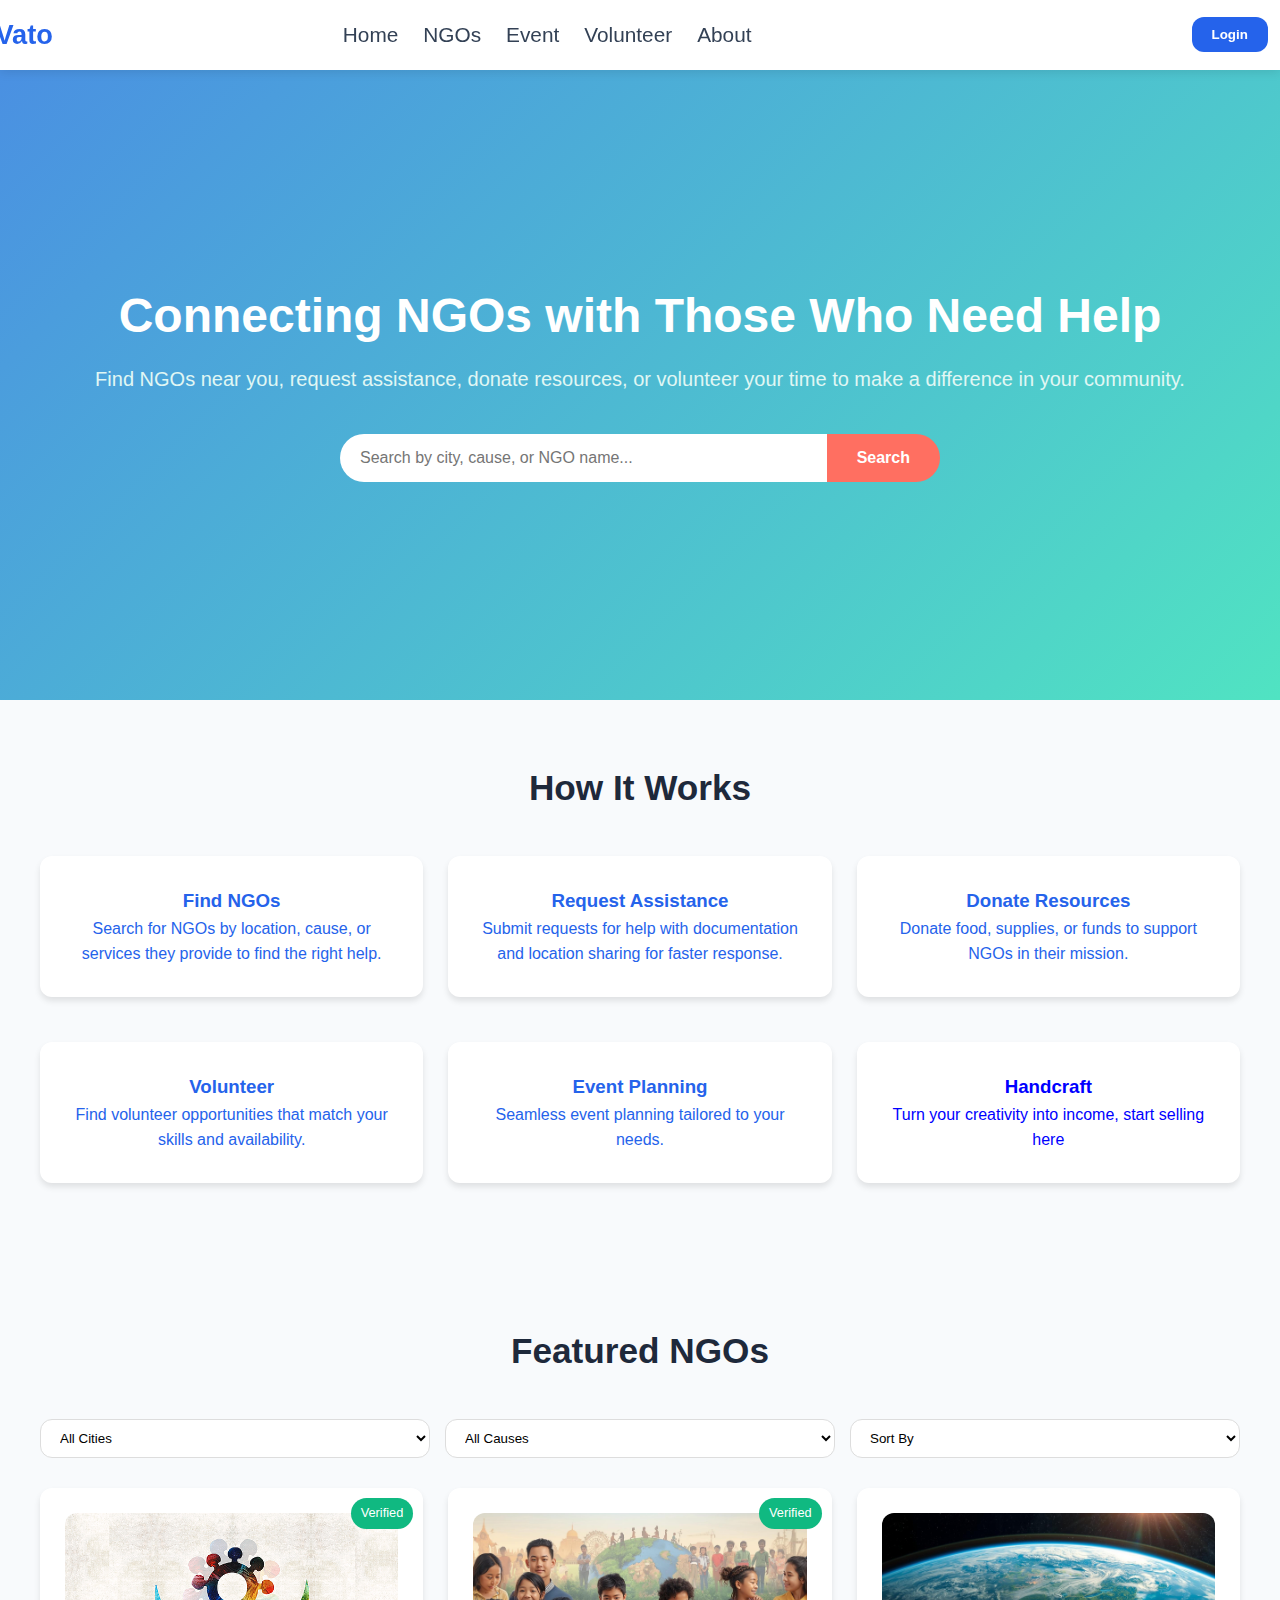
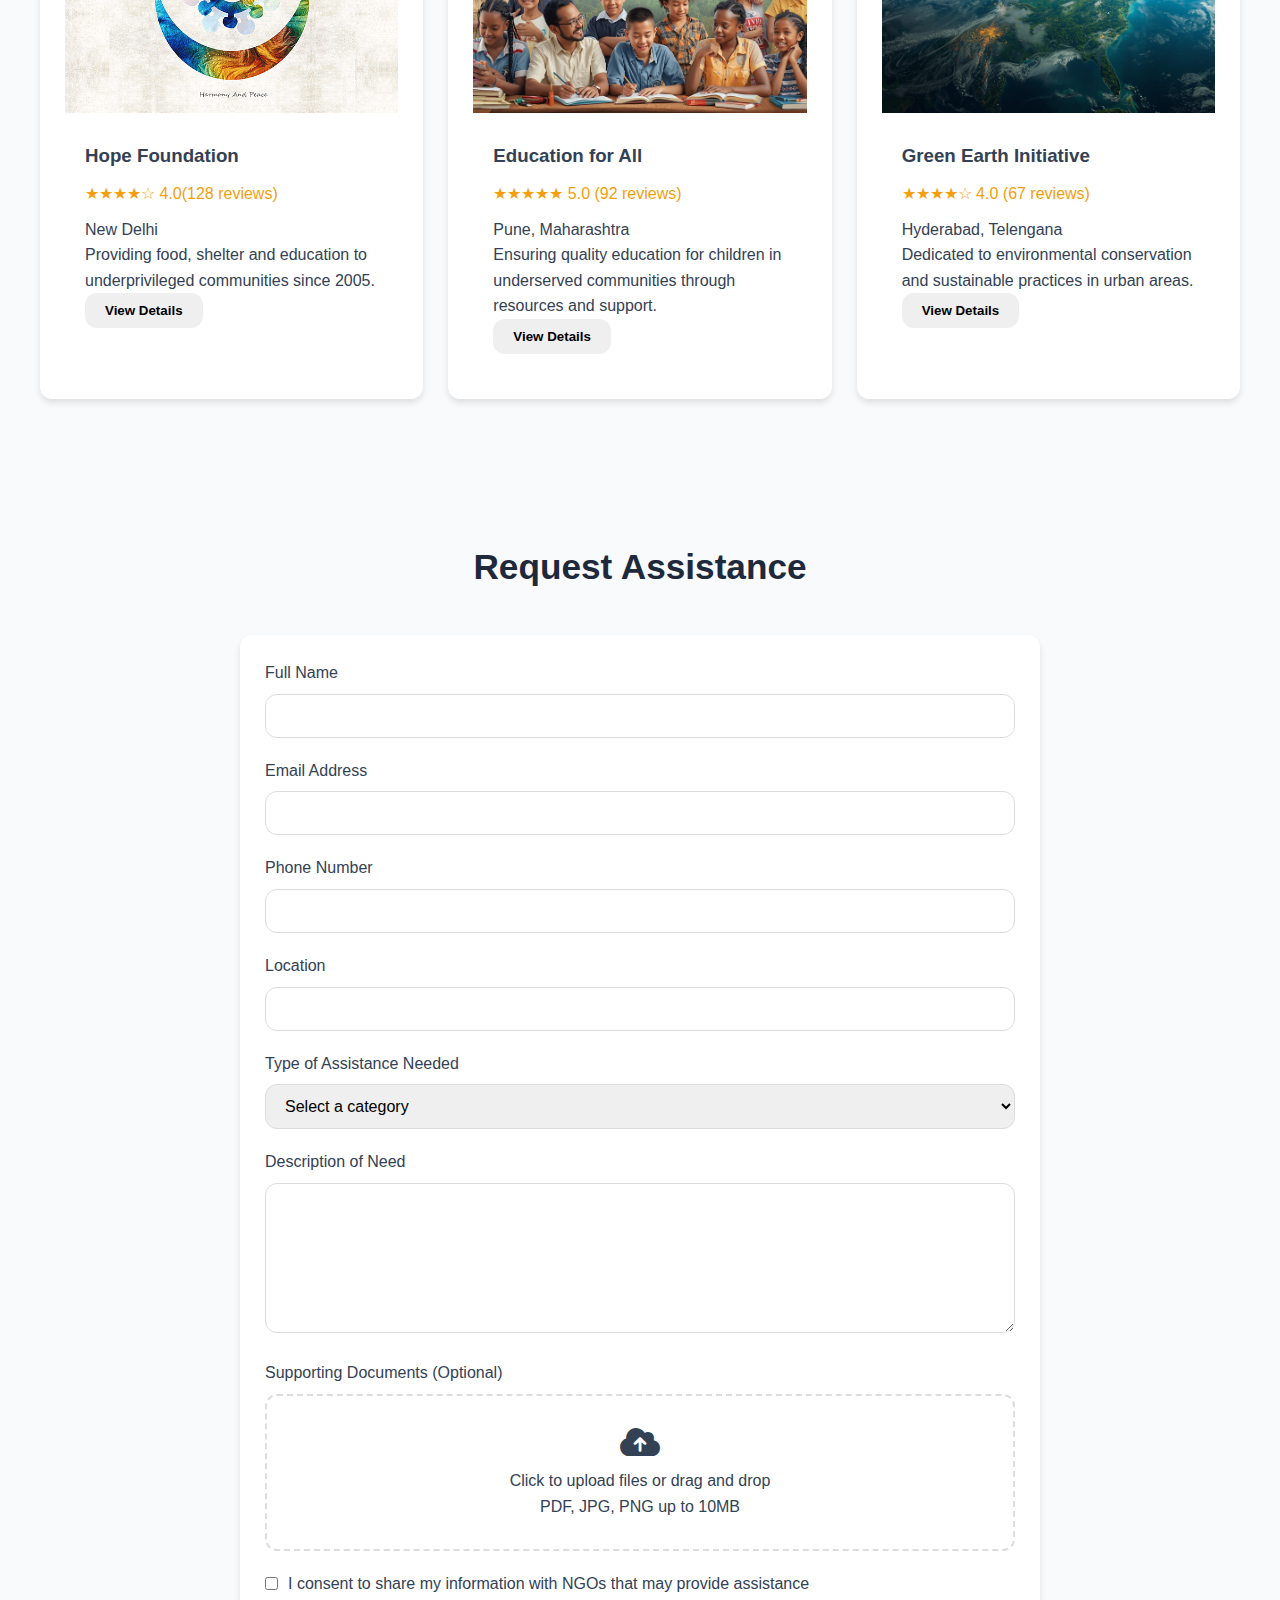
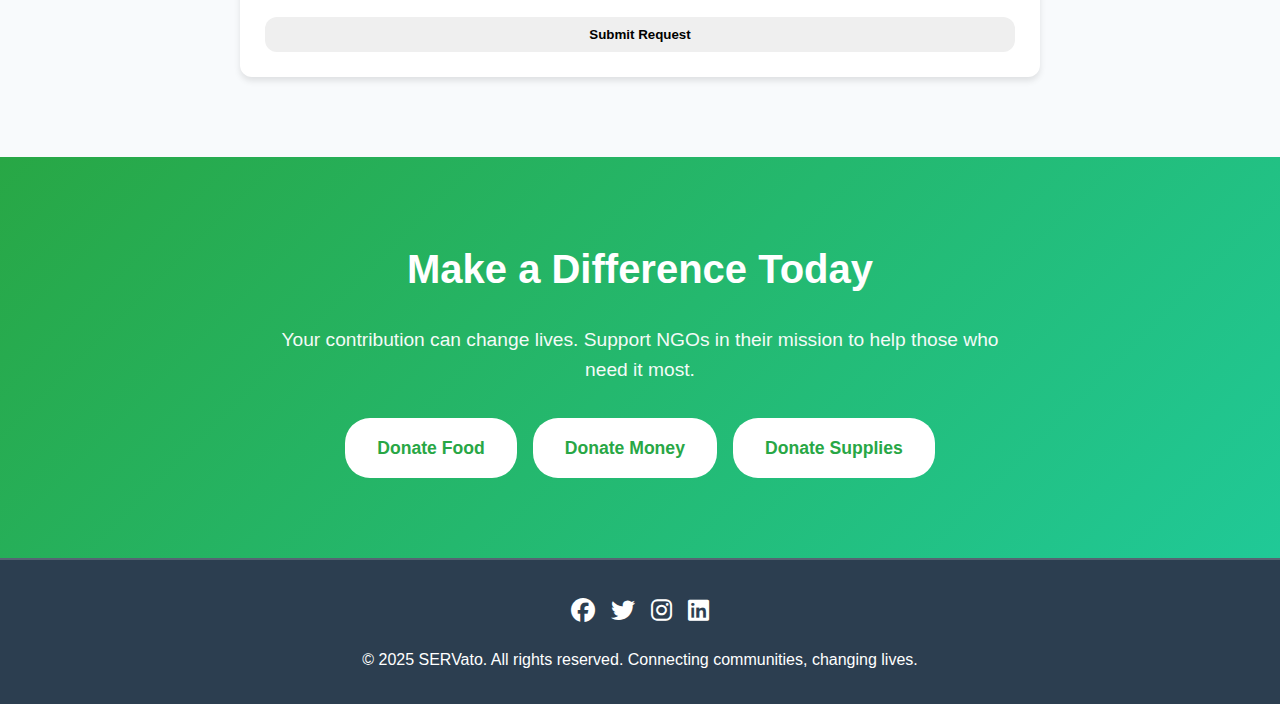
<file: index.html>
<!DOCTYPE html>
<html lang="en">
    <head>
        <meta charset="UTF-8" />
        <meta name="viewport" content="width=device-width, initial-scale=1.0" />
        <title>SERVato - Bridging NGOs and Communities</title>
        <link rel="stylesheet" href="style.css" />
        <link
            rel="stylesheet"
            href="https://cdnjs.cloudflare.com/ajax/libs/font-awesome/6.5.0/css/all.min.css"
            crossorigin="anonymous"
            referrerpolicy="no-referrer"
        />
    </head>
    <body>
        <header>
            <div class="container">
                <nav class="navbar">
                    <a href="SERVato logo.png" class="logo">
                        <span class="servato">SERVato</span>
                    </a>

                    <div class="nav-links">
                        <a href="#home">Home</a>
                        <a href="#ngos">NGOs</a>
                        <a href="eventplanning.html">Event</a>
                        <a href="volunteer.html">Volunteer</a>
                        <a href="aboutus.html">About</a>
                    </div>

                    <div class="auth-buttons">
                        <a href="index1.html">
                            <button class="btn primary" id="loginBtn">
                                Login
                            </button>
                        </a>
                        <a href="Register.html">
                            <button class="btn secondary" id="registerBtn">
                                SignUp
                            </button>
                        </a>
                    </div>

                    <button class="mobile-menu-btn" id="mobileMenuBtn"></button>
                </nav>
            </div>
        </header>

        <section class="hero" id="home">
            <div class="container">
                <div class="hero-content">
                    <h1>Connecting NGOs with Those Who Need Help</h1>
                    <p>
                        Find NGOs near you, request assistance, donate
                        resources, or volunteer your time to make a difference
                        in your community.
                    </p>

                    <div class="search-bar">
                        <input
                            type="text"
                            placeholder="Search by city, cause, or NGO name..."
                        />
                        <button>Search</button>
                    </div>
                </div>
            </div>
        </section>

        <section class="section">
            <div class="container">
                <h2 class="section-title">How It Works</h2>

                <div class="features">
                    <div class="card feature-card">
                        <a href="#ngos">
                            <h3>Find NGOs</h3>
                            <p>
                                Search for NGOs by location, cause, or services
                                they provide to find the right help.
                            </p></a
                        >
                    </div>

                    <div class="card feature-card">
                        <a href="#requestHelp">
                            <h3>Request Assistance</h3>
                            <p>
                                Submit requests for help with documentation and
                                location sharing for faster response.
                            </p></a
                        >
                    </div>

                    <div class="card feature-card">
                        <a href="#donate">
                            <h3>Donate Resources</h3>
                            <p>
                                Donate food, supplies, or funds to support NGOs
                                in their mission.
                            </p></a
                        >
                    </div>

                    <div class="card feature-card">
                        <a href="volunteer.html">
                            <h3>Volunteer</h3>
                            <p>
                                Find volunteer opportunities that match your
                                skills and availability.
                            </p></a
                        >
                    </div>
                    <div class="card feature-card">
                        <a href="eventplanning.html">
                            <h3>Event Planning</h3>
                            <p>
                                Seamless event planning tailored to your needs.
                            </p></a
                        >
                    </div>
                    <div class="card feature-card">
                        <font color="blue"
                            ><h3>Handcraft</h3>
                            <p>
                                Turn your creativity into income, start selling
                                here
                            </p></font
                        >
                    </div>
                </div>
            </div>
        </section>

        <section class="section" id="ngos">
            <div class="container">
                <h2 class="section-title">Featured NGOs</h2>

                <div class="filters">
                    <select class="filter-select">
                        <option value="">All Cities</option>
                        <option value="New Delhi">New Delhi</option>
                        <option value="Pune">Pune</option>
                        <option value="Hyderabad">Hyderabad</option>
                        <option value="Mumbai">Mumbai</option>
                        <option value="Chennai">Chennai</option>
                        <option value="Bangalore">Bangalore</option>
                        <option value="Kolkata">Kolkata</option>
                        <option value="Ahmedabad">Ahmedabad</option>
                        <option value="Jaipur">Jaipur</option>
                        <option value="Surat">Surat</option>
                        <option value="Lucknow">Lucknow</option>
                        <option value="Kanpur">Kanpur</option>
                        <option value="Nagpur">Nagpur</option>
                        <option value="Indore">Indore</option>
                        <option value="Thane">Thane</option>
                        <option value="Bhopal">Bhopal</option>
                        <option value="Visakhapatnam">Visakhapatnam</option>
                        <option value="Pimpri-Chinchwad">
                            Pimpri-Chinchwad
                        </option>
                        <option value="Patna">Patna</option>
                        <option value="Vadodara">Vadodara</option>
                        <option value="Ghaziabad">Ghaziabad</option>
                        <option value="Ludhiana">Ludhiana</option>
                        <option value="Agra">Agra</option>
                        <option value="Nashik">Nashik</option>
                        <option value="Faridabad">Faridabad</option>
                        <option value="Meerut">Meerut</option>
                        <option value="Rajkot">Rajkot</option>
                        <option value="Kalyan-Dombivli">Kalyan-Dombivli</option>
                        <option value="Vasai-Virar">Vasai-Virar</option>
                        <option value="Varanasi">Varanasi</option>
                        <option value="Srinagar">Srinagar</option>
                        <option value="Aurangabad">Aurangabad</option>
                        <option value="Dhanbad">Dhanbad</option>
                        <option value="Amritsar">Amritsar</option>
                        <option value="Navi Mumbai">Navi Mumbai</option>
                        <option value="Allahabad">Allahabad</option>
                        <option value="Ranchi">Ranchi</option>
                        <option value="Howrah">Howrah</option>
                        <option value="Coimbatore">Coimbatore</option>
                        <option value="Jabalpur">Jabalpur</option>
                        <option value="Gwalior">Gwalior</option>
                        <option value="Vijayawada">Vijayawada</option>
                        <option value="Jodhpur">Jodhpur</option>
                        <option value="Madurai">Madurai</option>
                        <option value="Raipur">Raipur</option>
                        <option value="Kota">Kota</option>
                        <option value="Guwahati">Guwahati</option>
                        <option value="Chandigarh">Chandigarh</option>
                        <option value="Solapur">Solapur</option>
                        <option value="Hubli-Dharwad">Hubli-Dharwad</option>
                        <option value="Bareilly">Bareilly</option>
                        <option value="Mysore">Mysore</option>
                        <option value="Tiruchirappalli">Tiruchirappalli</option>
                        <option value="Gurgaon">Gurgaon</option>
                        <option value="Aligarh">Aligarh</option>
                        <option value="Jalandhar">Jalandhar</option>
                        <option value="Bhubaneswar">Bhubaneswar</option>
                        <option value="Salem">Salem</option>
                        <option value="Mira-Bhayandar">Mira-Bhayandar</option>
                        <option value="Thiruvananthapuram">
                            Thiruvananthapuram
                        </option>
                        <option value="Bhiwandi">Bhiwandi</option>
                        <option value="Saharanpur">Saharanpur</option>
                        <option value="Guntur">Guntur</option>
                        <option value="Amravati">Amravati</option>
                        <option value="Bikaner">Bikaner</option>
                        <option value="Noida">Noida</option>
                        <option value="Jamshedpur">Jamshedpur</option>
                        <option value="Bhilai">Bhilai</option>
                        <option value="Cuttack">Cuttack</option>
                        <option value="Firozabad">Firozabad</option>
                        <option value="Kochi">Kochi</option>
                        <option value="Bhavnagar">Bhavnagar</option>
                        <option value="Dehradun">Dehradun</option>
                        <option value="Durgapur">Durgapur</option>
                        <option value="Asansol">Asansol</option>
                        <option value="Nanded">Nanded</option>
                        <option value="Kolhapur">Kolhapur</option>
                        <option value="Ajmer">Ajmer</option>
                        <option value="Gulbarga">Gulbarga</option>
                        <option value="Jamnagar">Jamnagar</option>
                        <option value="Ujjain">Ujjain</option>
                        <option value="Loni">Loni</option>
                        <option value="Siliguri">Siliguri</option>
                        <option value="Jhansi">Jhansi</option>
                        <option value="Ulhasnagar">Ulhasnagar</option>
                        <option value="Nellore">Nellore</option>
                        <option value="Jammu">Jammu</option>
                        <option value="Sangli-Miraj & Kupwad">
                            Sangli-Miraj & Kupwad
                        </option>
                        <option value="Belgaum">Belgaum</option>
                        <option value="Mangalore">Mangalore</option>
                        <option value="Ambattur">Ambattur</option>
                        <option value="Tirunelveli">Tirunelveli</option>
                        <option value="Malegaon">Malegaon</option>
                        <option value="Gaya">Gaya</option>
                        <option value="Jalgaon">Jalgaon</option>
                        <option value="Udaipur">Udaipur</option>
                        <option value="Maheshtala">Maheshtala</option>
                        <option value="Dhanbad">Dhanbad</option>
                        <option value="Rohtak">Rohtak</option>
                        <option value="Korba">Korba</option>
                        <option value="Bardhaman">Bardhaman</option>
                        <option value="Yamunanagar">Yamunanagar</option>
                        <option value="Kurnool">Kurnool</option>
                        <option value="Ballari">Ballari</option>
                        <option value="Patiala">Patiala</option>
                        <option value="Ambala">Ambala</option>
                        <option value="Gopalpur">Gopalpur</option>
                        <option value="Agartala">Agartala</option>
                        <option value="Bhagalpur">Bhagalpur</option>
                        <option value="Muzaffarnagar">Muzaffarnagar</option>
                        <option value="Bhatpara">Bhatpara</option>
                        <option value="Panihati">Panihati</option>
                        <option value="Latur">Latur</option>
                        <option value="Dhule">Dhule</option>
                        <option value="Roorkee">Roorkee</option>
                        <option value="Korba">Korba</option>
                        <option value="Bhilwara">Bhilwara</option>
                        <option value="Brahmapur">Brahmapur</option>
                        <option value="Muzaffarpur">Muzaffarpur</option>
                        <option value="Ahmednagar">Ahmednagar</option>
                        <option value="Kakinada">Kakinada</option>
                        <option value="Nizamabad">Nizamabad</option>
                        <option value="Kollam">Kollam</option>
                        <option value="Rampur">Rampur</option>
                        <option value="Anantapur">Anantapur</option>
                        <option value="Shahjahanpur">Shahjahanpur</option>
                        <option value="Satna">Satna</option>
                        <option value="Shivamogga">Shivamogga</option>
                        <option value="Bharatpur">Bharatpur</option>
                        <option value="Begusarai">Begusarai</option>
                        <option value="New Town">New Town</option>
                        <option value="Moga">Moga</option>
                        <option value="Chittoor">Chittoor</option>
                        <option value="Kharagpur">Kharagpur</option>
                        <option value="Mathura">Mathura</option>
                        <option value="Bhimavaram">Bhimavaram</option>
                        <option value="Panipat">Panipat</option>
                        <option value="Kadapa">Kadapa</option>
                        <option value="Etawah">Etawah</option>
                        <option value="Rampur">Rampur</option>
                        <option value="Satara">Satara</option>
                        <option value="Vizianagaram">Vizianagaram</option>
                        <option value="Ratlam">Ratlam</option>
                        <option value="Udupi">Udupi</option>
                        <option value="Kakinada">Kakinada</option>
                        <option value="Hapur">Hapur</option>
                        <option value="Parbhani">Parbhani</option>
                        <option value="Nagercoil">Nagercoil</option>
                        <option value="Barasat">Barasat</option>
                        <option value="Pali">Pali</option>
                        <option value="Ongole">Ongole</option>
                        <option value="Nadiad">Nadiad</option>
                        <option value="Etawah">Etawah</option>
                        <option value="Haldia">Haldia</option>
                        <option value="Kapurthala">Kapurthala</option>
                        <option value="Kulti">Kulti</option>
                        <option value="Panchkula">Panchkula</option>
                        <option value="Darbhanga">Darbhanga</option>
                        <option value="Bardhaman">Bardhaman</option>
                        <option value="Begusarai">Begusarai</option>
                        <option value="Chandrapur">Chandrapur</option>
                        <option value="Rampur">Rampur</option>
                        <option value="Satna">Satna</option>
                        <option value="Shivamogga">Shivamogga</option>
                    </select>

                    <select class="filter-select">
                        <option value="">All Causes</option>
                        <option value="poverty">Poverty Alleviation</option>
                        <option value="education">Education</option>
                        <option value="environment">Environment</option>
                        <option value="healthcare">Healthcare</option>
                        <option value="animal welfare">Animal Welfare</option>
                        <option value="sanitation">Sanitation</option>
                        <option value="transportation">Transportation</option>
                        <option value="food security">Food Security</option>
                    </select>

                    <select class="filter-select">
                        <option value="">Sort By</option>
                        <option value="rating">Highest Rated</option>
                        <option value="recent">Most Recent</option>
                        <option value="name">Name</option>
                    </select>
                </div>

                <div class="ngo-grid">
                    <div class="card ngo-card">
                        <img
                            src="harmony.jpg"
                            alt="Community food bank warehouse with volunteers sorting donations"
                        />
                        <div class="verified-badge">Verified</div>
                        <div class="card-content">
                            <h3>Hope Foundation</h3>
                            <div class="rating">
                                ★★★★☆
                                <span>4.0(128 reviews)</span>
                            </div>
                            <p>New Delhi</p>
                            <p>
                                Providing food, shelter and education to
                                underprivileged communities since 2005.
                            </p>
                            <button class="btn btn-primary">
                                View Details
                            </button>
                        </div>
                    </div>

                    <div class="card ngo-card">
                        <img
                            src="eduforall.jpg"
                            alt="Children studying in a classroom with educational materials"
                        />
                        <div class="verified-badge">Verified</div>
                        <div class="card-content">
                            <h3>Education for All</h3>
                            <div class="rating">
                                ★★★★★
                                <span>5.0 (92 reviews)</span>
                            </div>
                            <p>Pune, Maharashtra</p>
                            <p>
                                Ensuring quality education for children in
                                underserved communities through resources and
                                support.
                            </p>
                            <button class="btn btn-primary">
                                View Details
                            </button>
                        </div>
                    </div>

                    <div class="card ngo-card">
                        <img
                            src="grren earth.jpg"
                            alt="Environmental conservation project with volunteers planting trees"
                        />
                        <div class="card-content">
                            <h3>Green Earth Initiative</h3>
                            <div class="rating">
                                ★★★★☆
                                <span>4.0 (67 reviews)</span>
                            </div>
                            <p>Hyderabad, Telengana</p>
                            <p>
                                Dedicated to environmental conservation and
                                sustainable practices in urban areas.
                            </p>
                            <button class="btn btn-primary">
                                View Details
                            </button>
                        </div>
                    </div>
                </div>
            </div>
        </section>

        <section class="section" id="requestHelp">
            <div class="container">
                <h2 class="section-title">Request Assistance</h2>

                <div class="form-container">
                    <div class="card">
                        <form id="helpRequestForm">
                            <div class="form-group">
                                <label for="fullName">Full Name</label>
                                <input
                                    type="text"
                                    id="fullName"
                                    class="form-control"
                                    required
                                />
                            </div>

                            <div class="form-group">
                                <label for="email">Email Address</label>
                                <input
                                    type="email"
                                    id="email"
                                    class="form-control"
                                    required
                                />
                            </div>

                            <div class="form-group">
                                <label for="phone">Phone Number</label>
                                <input
                                    type="tel"
                                    id="phone"
                                    class="form-control"
                                    required
                                />
                            </div>

                            <div class="form-group">
                                <label for="location">Location</label>
                                <input
                                    type="text"
                                    id="location"
                                    class="form-control"
                                    required
                                />
                            </div>

                            <div class="form-group">
                                <label for="problemType"
                                    >Type of Assistance Needed</label
                                >
                                <select
                                    id="problemType"
                                    class="form-control"
                                    required
                                >
                                    <option value="">Select a category</option>
                                    <option value="food">
                                        Food Assistance
                                    </option>
                                    <option value="shelter">
                                        Shelter/Housing
                                    </option>
                                    <option value="medical">
                                        Medical Help
                                    </option>
                                    <option value="education">
                                        Educational Support
                                    </option>
                                    <option value="Transportation">
                                        Transportation
                                    </option>
                                    <option value="other">Other</option>
                                </select>
                            </div>

                            <div class="form-group">
                                <label for="description"
                                    >Description of Need</label
                                >
                                <textarea
                                    id="description"
                                    class="form-control"
                                    required
                                ></textarea>
                            </div>

                            <div class="form-group">
                                <label>Supporting Documents (Optional)</label>
                                <div class="file-upload">
                                    <i
                                        class="fas fa-cloud-upload-alt"
                                        style="
                                            font-size: 2rem;
                                            margin-bottom: 10px;
                                        "
                                    ></i>
                                    <p>
                                        Click to upload files or drag and drop
                                    </p>
                                    <p>PDF, JPG, PNG up to 10MB</p>
                                </div>
                            </div>

                            <div class="form-group">
                                <label
                                    for="consent"
                                    style="
                                        display: flex;
                                        align-items: center;
                                        gap: 10px;
                                    "
                                >
                                    <input
                                        type="checkbox"
                                        id="consent"
                                        required
                                    />
                                    <span
                                        >I consent to share my information with
                                        NGOs that may provide assistance</span
                                    >
                                </label>
                            </div>

                            <button
                                type="submit"
                                class="btn btn-primary"
                                style="width: 100%"
                            >
                                Submit Request
                            </button>
                        </form>
                    </div>
                </div>
            </div>
        </section>

        
        <section class="donate-section" id="donate">
            <div class="donate-content">
                <h2>Make a Difference Today</h2>
                <p>
                    Your contribution can change lives. Support NGOs in their
                    mission to help those who need it most.
                </p>
                <div class="donate-options">
                    <a href="#" class="donate-btn">Donate Food</a>
                    <a href="#" class="donate-btn">Donate Money</a>
                    <a href="#" class="donate-btn">Donate Supplies</a>
                </div>
            </div>
        </section>

        
        <footer class="footer">
            <div class="container">
                <div class="social-links">
                    <a href="#"><i class="fab fa-facebook"></i></a>
                    <a href="#"><i class="fab fa-twitter"></i></a>
                    <a href="#"><i class="fab fa-instagram"></i></a>
                    <a href="#"><i class="fab fa-linkedin"></i></a>
                </div>
                <p>
                    &copy; 2025 SERVato. All rights reserved. Connecting
                    communities, changing lives.
                </p>
            </div>
        </footer>
    </body>
</html>
</file>
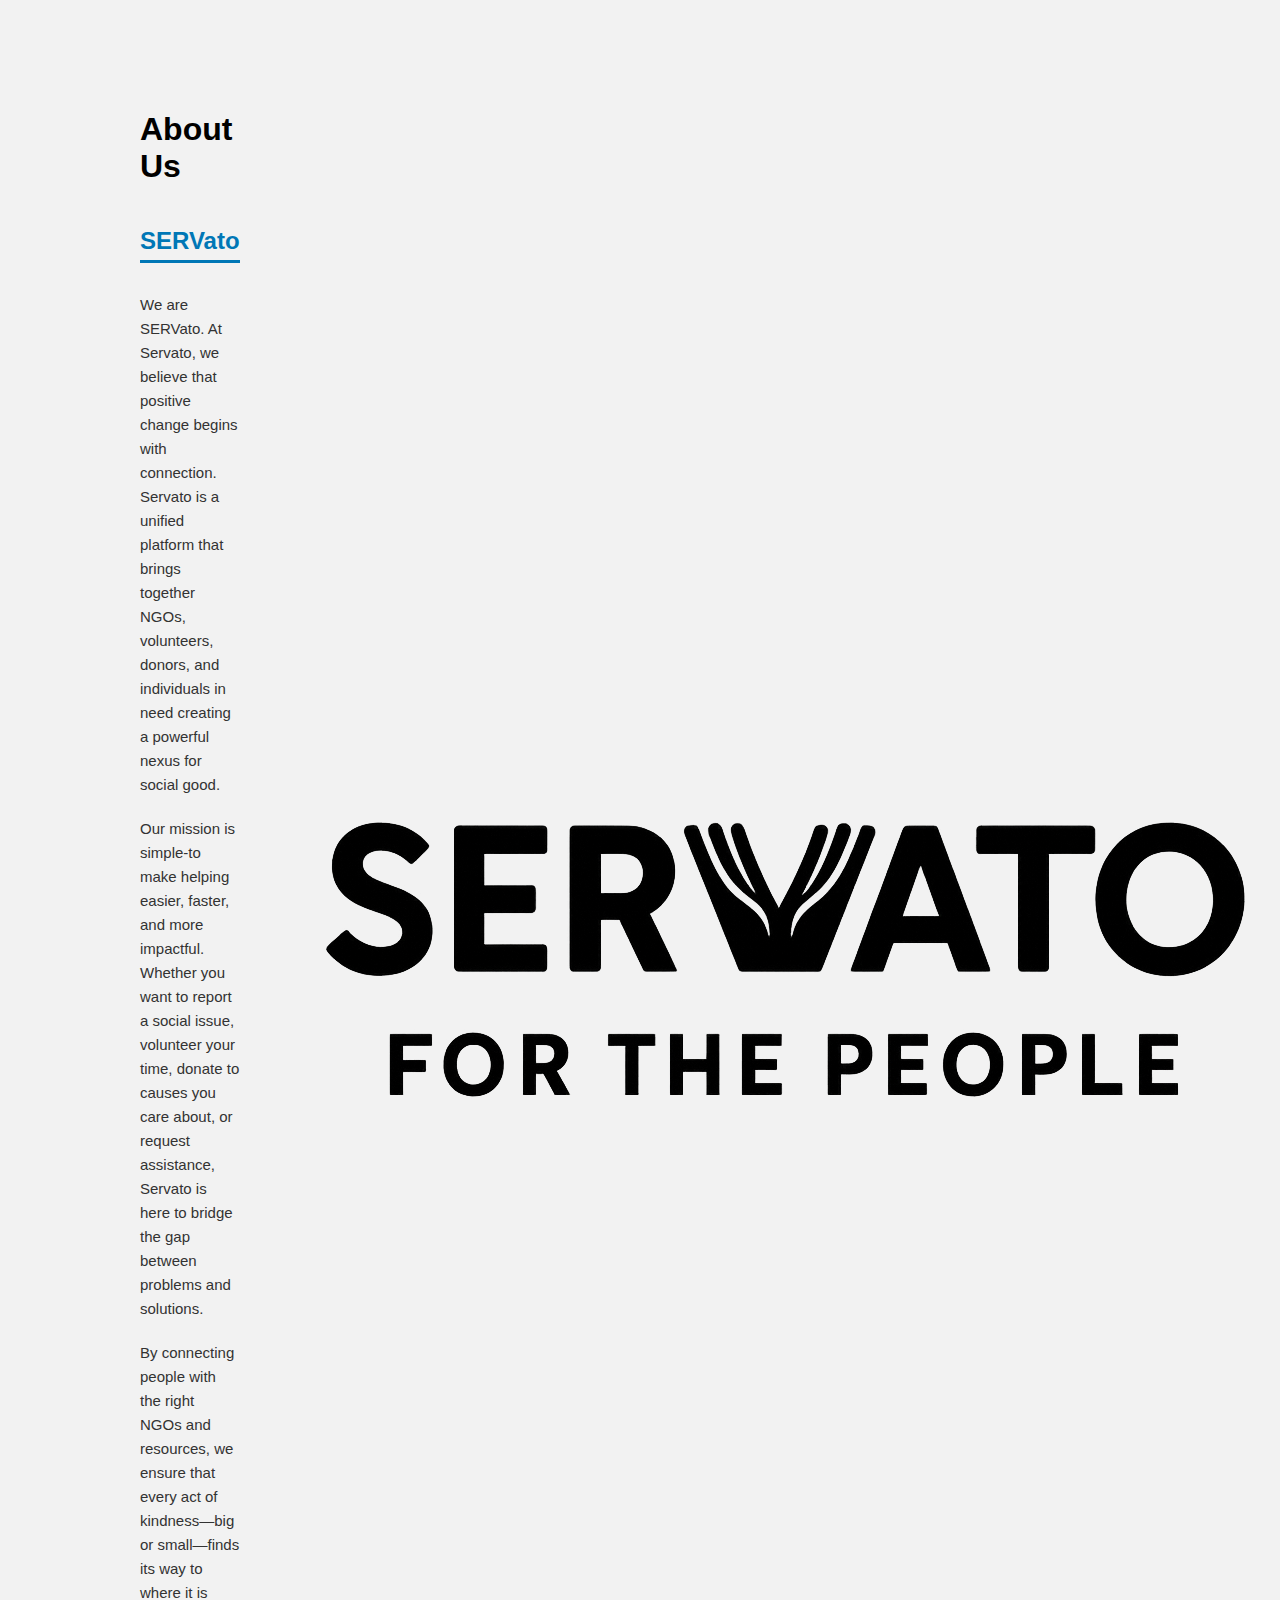
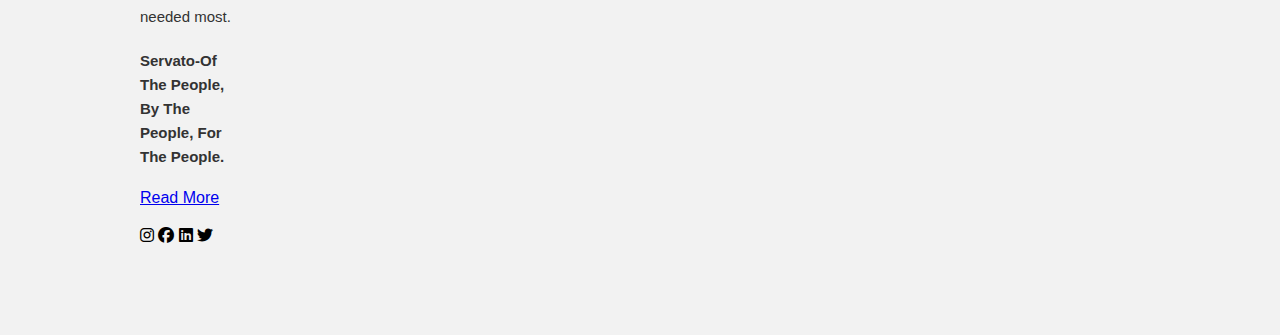
<file: aboutus.html>
<!DOCTYPE html>
<html lang="en">
<head>
  <meta charset="UTF-8">
  <meta name="viewport" content="width=device-width, initial-scale=1.0">
  <title>About Us Page</title>
  <link rel="stylesheet" href="aboutus.css">

  <link rel="stylesheet" href="https://cdnjs.cloudflare.com/ajax/libs/font-awesome/6.5.0/css/all.min.css" crossorigin="anonymous" referrerpolicy="no-referrer" />
</head>
<body>
  <section class="about-section">
    <div class="about-text">
      <h1>About Us</h1>
      <h2>SERVato</h2>
      <p>
        We are SERVato. At Servato, we believe that positive change begins with connection. 
        Servato is a unified platform that brings together NGOs, volunteers, donors, and individuals 
        in need creating a powerful nexus for social good.
      </p>
      <p>
        Our mission is simple-to make helping easier, faster, and more impactful. Whether you want 
        to report a social issue, volunteer your time, donate to causes you care about, or request 
        assistance, Servato is here to bridge the gap between problems and solutions.
      </p>
      <p>
        By connecting people with the right NGOs and resources, we ensure that every act of kindness—big or small—finds its way to where it is needed most.
      </p>
      <p><b>Servato-Of The People, By The People, For The People.</b></p>

    
      <div class="button">
        <a href="#">Read More</a>
      </div>

      <div class="social-icons">
        <i class="fa-brands fa-instagram"></i>
        <i class="fa-brands fa-facebook"></i>
        <i class="fa-brands fa-linkedin"></i>
        <i class="fa-brands fa-twitter"></i>
      </div>
    </div>

    <div class="image">
         <img src="generated-image.png" alt="About Image">
    </div>
  </section>
</body>
</html>
</file>
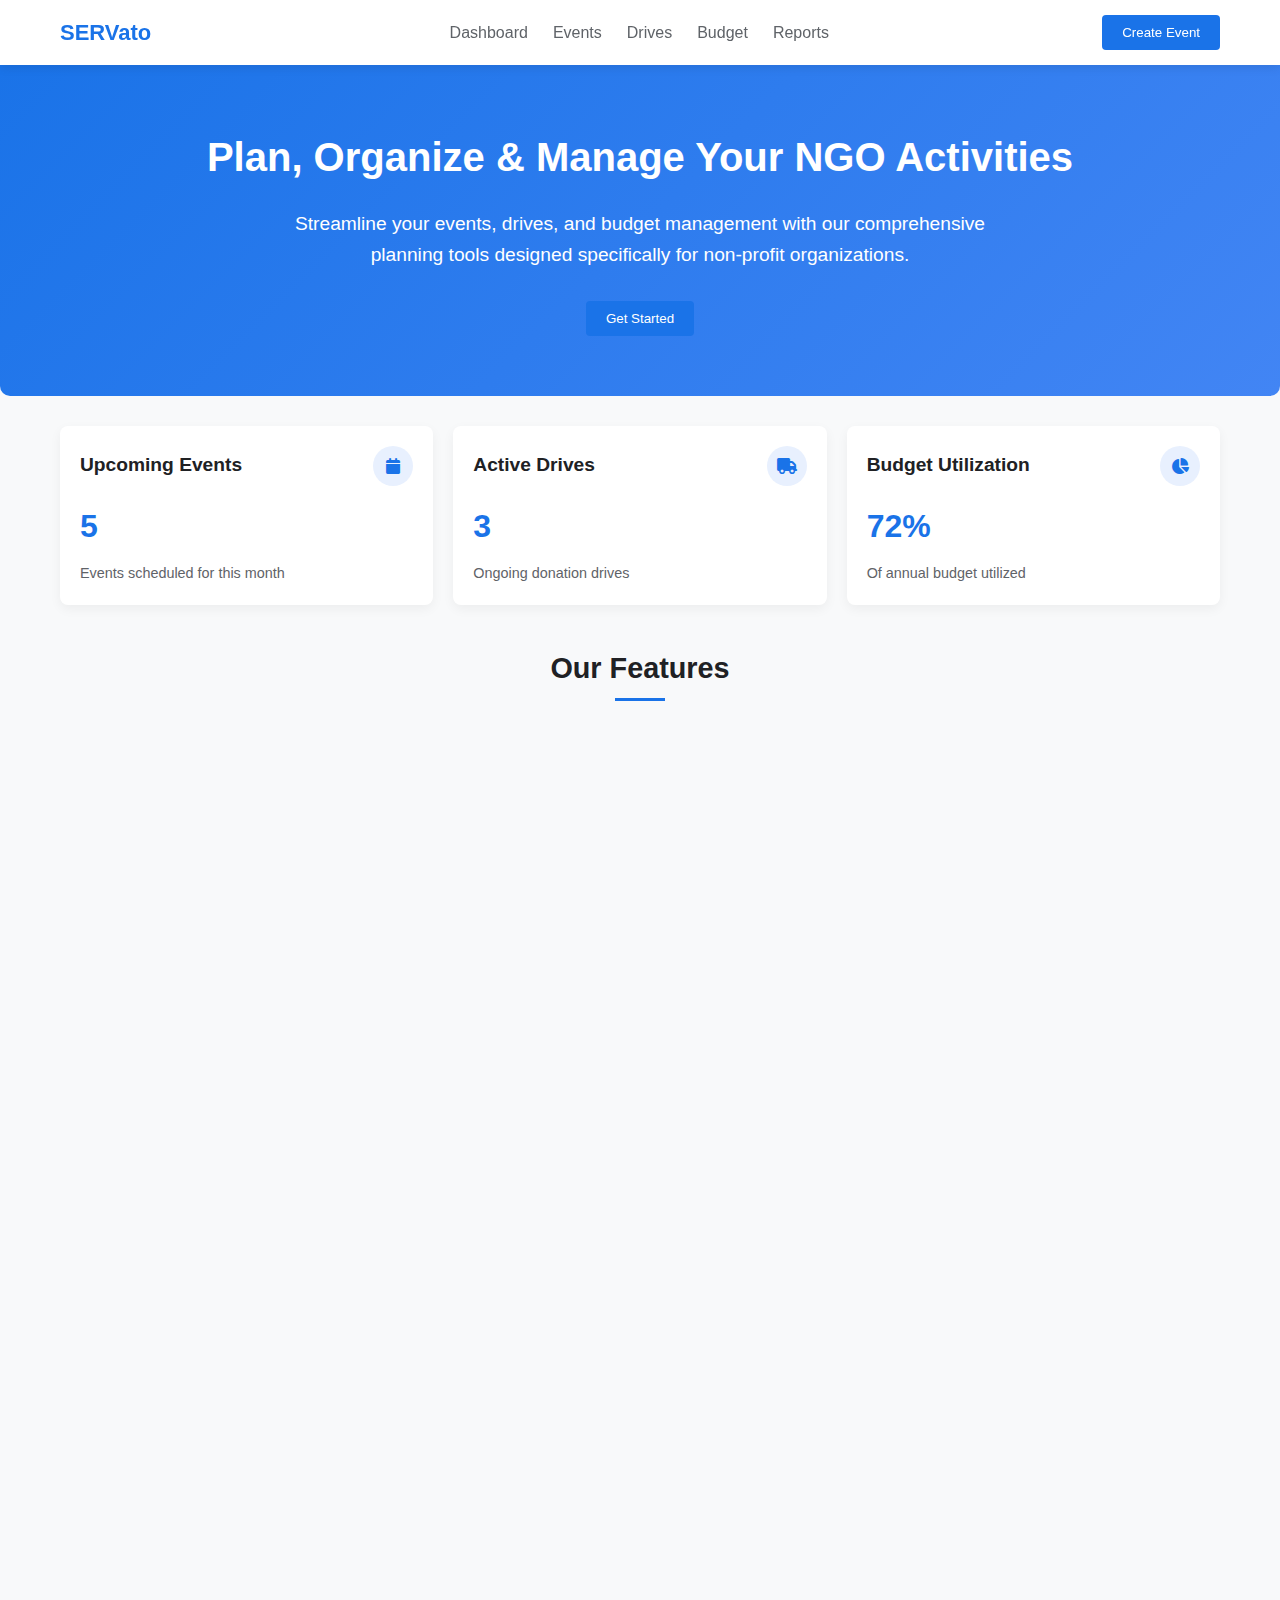
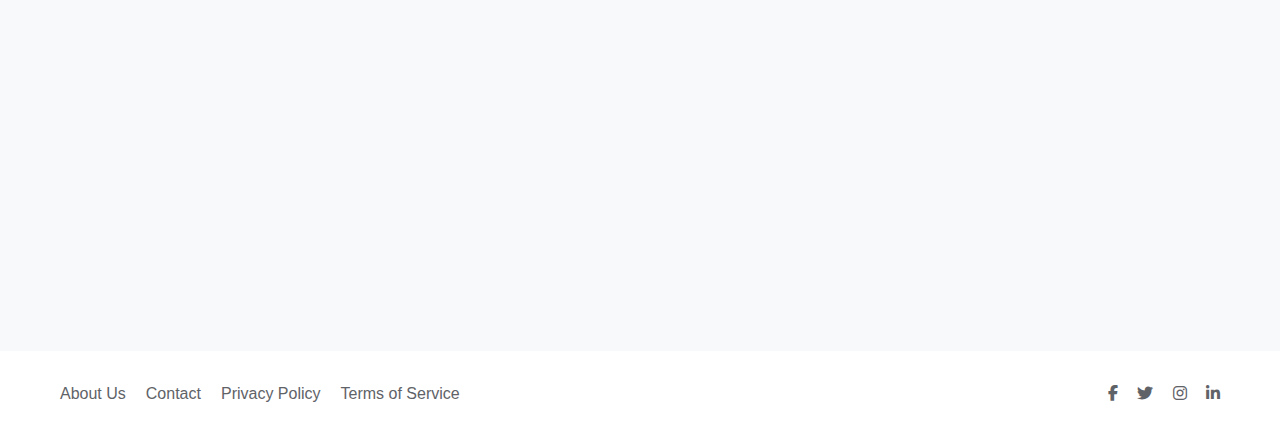
<file: eventplanning.html>
<!DOCTYPE html>
<html lang="en">
<head>
    <meta charset="UTF-8">
    <meta name="viewport" content="width=device-width, initial-scale=1.0">
    <title>SERVato</title>
    <link rel="stylesheet" href="https://cdnjs.cloudflare.com/ajax/libs/font-awesome/6.4.0/css/all.min.css">
    <style>
        :root {
            --primary-blue: #1a73e8;
            --secondary-blue: #4285f4;
            --light-blue: #e8f0fe;
            --dark-blue: #0d47a1;
            --white: #ffffff;
            --light-gray: #f8f9fa;
            --text-dark: #202124;
            --text-light: #5f6368;
            --success: #34a853;
            --warning: #fbbc04;
            --danger: #ea4335;
        }
        

        * {
            margin: 0;
            padding: 0;
            box-sizing: border-box;
            font-family: 'Segoe UI', Tahoma, Geneva, Verdana, sans-serif;
        }

        body {
            background-color: var(--light-gray);
            color: var(--text-dark);
            line-height: 1.6;
        }

        .container {
            max-width: 1200px;
            margin: 0 auto;
            padding: 0 20px;
        }

        /* Header Styles */
        header {
            background-color: var(--white);
            box-shadow: 0 2px 10px rgba(0, 0, 0, 0.1);
            position: sticky;
            top: 0;
            z-index: 100;
        }

        .header-content {
            display: flex;
            justify-content: space-between;
            align-items: center;
            padding: 15px 0;
        }

        .logo {
            display: flex;
            align-items: center;
        }

        .logo i {
            font-size: 24px;
            color: var(--primary-blue);
            margin-right: 10px;
        }

        .logo h1 {
            font-size: 22px;
            font-weight: 600;
            color: var(--primary-blue);
        }

        nav ul {
            display: flex;
            list-style: none;
        }

        nav ul li {
            margin-left: 25px;
        }

        nav ul li a {
            text-decoration: none;
            color: var(--text-light);
            font-weight: 500;
            transition: color 0.3s ease;
        }

        nav ul li a:hover {
            color: var(--primary-blue);
        }

        .user-actions {
            display: flex;
            align-items: center;
        }

        .btn {
            padding: 10px 20px;
            border-radius: 4px;
            font-weight: 500;
            cursor: pointer;
            transition: all 0.3s ease;
            border: none;
        }

        .btn-primary {
            background-color: var(--primary-blue);
            color: white;
        }

        .btn-primary:hover {
            background-color: var(--dark-blue);
            transform: translateY(-2px);
        }

        /* Hero Section */
        .hero {
            background: linear-gradient(135deg, var(--primary-blue) 0%, var(--secondary-blue) 100%);
            color: white;
            padding: 60px 0;
            text-align: center;
            border-radius: 0 0 10px 10px;
            margin-bottom: 30px;
            animation: fadeIn 1s ease;
        }

        .hero h2 {
            font-size: 2.5rem;
            margin-bottom: 20px;
            animation: slideUp 1s ease;
        }

        .hero p {
            font-size: 1.2rem;
            max-width: 700px;
            margin: 0 auto 30px;
            animation: slideUp 1.2s ease;
        }

        /* Dashboard Styles */
        .dashboard {
            display: grid;
            grid-template-columns: repeat(auto-fit, minmax(300px, 1fr));
            gap: 20px;
            margin-bottom: 40px;
        }

        .card {
            background-color: var(--white);
            border-radius: 8px;
            box-shadow: 0 4px 12px rgba(0, 0, 0, 0.05);
            padding: 20px;
            transition: transform 0.3s ease, box-shadow 0.3s ease;
        }

        .card:hover {
            transform: translateY(-5px);
            box-shadow: 0 8px 16px rgba(0, 0, 0, 0.1);
        }

        .card-header {
            display: flex;
            justify-content: space-between;
            align-items: center;
            margin-bottom: 15px;
        }

        .card-title {
            font-size: 1.2rem;
            font-weight: 600;
            color: var(--text-dark);
        }

        .card-icon {
            width: 40px;
            height: 40px;
            background-color: var(--light-blue);
            border-radius: 50%;
            display: flex;
            align-items: center;
            justify-content: center;
            color: var(--primary-blue);
        }

        .stat {
            font-size: 2rem;
            font-weight: 700;
            color: var(--primary-blue);
            margin: 10px 0;
        }

        .stat-desc {
            color: var(--text-light);
            font-size: 0.9rem;
        }

        /* Features Section */
        .features {
            margin-bottom: 40px;
        }

        .section-title {
            font-size: 1.8rem;
            text-align: center;
            margin-bottom: 30px;
            color: var(--text-dark);
            position: relative;
        }

        .section-title::after {
            content: '';
            position: absolute;
            bottom: -10px;
            left: 50%;
            transform: translateX(-50%);
            width: 50px;
            height: 3px;
            background-color: var(--primary-blue);
        }

        .features-grid {
            display: grid;
            grid-template-columns: repeat(auto-fit, minmax(300px, 1fr));
            gap: 20px;
        }

        .feature-card {
            background-color: var(--white);
            border-radius: 8px;
            box-shadow: 0 4px 12px rgba(0, 0, 0, 0.05);
            padding: 25px;
            text-align: center;
            transition: all 0.3s ease;
        }

        .feature-card:hover {
            transform: translateY(-5px);
            box-shadow: 0 8px 16px rgba(0, 0, 0, 0.1);
        }

        .feature-icon {
            font-size: 2.5rem;
            color: var(--primary-blue);
            margin-bottom: 15px;
        }

        .feature-title {
            font-size: 1.2rem;
            font-weight: 600;
            margin-bottom: 10px;
            color: var(--text-dark);
        }

        .feature-desc {
            color: var(--text-light);
            font-size: 0.95rem;
        }

        /* Budget Tracker */
        .budget-tracker {
            background-color: var(--white);
            border-radius: 8px;
            box-shadow: 0 4px 12px rgba(0, 0, 0, 0.05);
            padding: 25px;
            margin-bottom: 40px;
        }

        .progress-bar {
            height: 10px;
            background-color: var(--light-gray);
            border-radius: 5px;
            margin: 15px 0;
            overflow: hidden;
        }

        .progress {
            height: 100%;
            background-color: var(--primary-blue);
            border-radius: 5px;
            width: 0;
            transition: width 1s ease;
        }

        .budget-info {
            display: flex;
            justify-content: space-between;
            margin-top: 10px;
        }

        .budget-item {
            display: flex;
            justify-content: space-between;
            padding: 10px 0;
            border-bottom: 1px solid var(--light-gray);
        }

        /* Event Calendar */
        .event-calendar {
            background-color: var(--white);
            border-radius: 8px;
            box-shadow: 0 4px 12px rgba(0, 0, 0, 0.05);
            padding: 25px;
            margin-bottom: 40px;
        }

        .calendar-header {
            display: flex;
            justify-content: space-between;
            align-items: center;
            margin-bottom: 20px;
        }

        .calendar-nav button {
            background: none;
            border: none;
            font-size: 1.2rem;
            cursor: pointer;
            color: var(--text-light);
            transition: color 0.3s ease;
        }

        .calendar-nav button:hover {
            color: var(--primary-blue);
        }

        .calendar-grid {
            display: grid;
            grid-template-columns: repeat(7, 1fr);
            gap: 5px;
        }

        .calendar-day {
            text-align: center;
            padding: 10px;
            border-radius: 5px;
            cursor: pointer;
            transition: background-color 0.3s ease;
        }

        .calendar-day:hover {
            background-color: var(--light-blue);
        }

        .calendar-day.active {
            background-color: var(--primary-blue);
            color: white;
        }

        .calendar-day.has-event::after {
            content: '';
            display: block;
            width: 5px;
            height: 5px;
            background-color: var(--warning);
            border-radius: 50%;
            margin: 5px auto 0;
        }

        .day-header {
            text-align: center;
            font-weight: 600;
            padding: 10px;
            color: var(--text-light);
        }

        /* Footer */
        footer {
            background-color: var(--white);
            padding: 30px 0;
            border-top: 1px solid var(--light-gray);
            margin-top: 40px;
        }

        .footer-content {
            display: flex;
            justify-content: space-between;
            align-items: center;
        }

        .footer-links {
            display: flex;
        }

        .footer-links a {
            margin-right: 20px;
            text-decoration: none;
            color: var(--text-light);
            transition: color 0.3s ease;
        }

        .footer-links a:hover {
            color: var(--primary-blue);
        }

        .social-icons a {
            margin-left: 15px;
            color: var(--text-light);
            transition: color 0.3s ease;
        }

        .social-icons a:hover {
            color: var(--primary-blue);
        }

        /* Animations */
        @keyframes fadeIn {
            from {
                opacity: 0;
            }
            to {
                opacity: 1;
            }
        }

        @keyframes slideUp {
            from {
                opacity: 0;
                transform: translateY(20px);
            }
            to {
                opacity: 1;
                transform: translateY(0);
            }
        }

        .animate {
            opacity: 0;
            transform: translateY(20px);
            transition: opacity 0.5s ease, transform 0.5s ease;
        }

        .animate.visible {
            opacity: 1;
            transform: translateY(0);
        }

        /* Responsive Styles */
        @media (max-width: 768px) {
            .header-content {
                flex-direction: column;
                text-align: center;
            }

            nav ul {
                margin-top: 15px;
                justify-content: center;
            }

            nav ul li {
                margin: 0 10px;
            }

            .user-actions {
                margin-top: 15px;
            }

            .hero h2 {
                font-size: 2rem;
            }

            .hero p {
                font-size: 1rem;
            }

            .footer-content {
                flex-direction: column;
                text-align: center;
            }

            .footer-links {
                margin-bottom: 15px;
                justify-content: center;
            }

            .social-icons {
                margin-top: 15px;
            }
        }
    </style>
</head>
<body>
    <header>
        <div class="container">
            <div class="header-content">
                <div class="logo">
                    <a href="WhatsApp Image 2025-09-13 at 13.24.36_d5f3126e.jpg"></a>
                    <h1>SERVato</h1>
                </div>
                <nav>
                    <ul>
                        <li><a href="#">Dashboard</a></li>
                        <li><a href="#">Events</a></li>
                        <li><a href="#">Drives</a></li>
                        <li><a href="#">Budget</a></li>
                        <li><a href="#">Reports</a></li>
                    </ul>
                </nav>
                <div class="user-actions">
                    <button class="btn btn-primary">Create Event</button>
                </div>
            </div>
        </div>
    </header>

    <section class="hero">
        <div class="container">
            <h2>Plan, Organize & Manage Your NGO Activities</h2>
            <p>Streamline your events, drives, and budget management with our comprehensive planning tools designed specifically for non-profit organizations.</p>
            <button class="btn btn-primary">Get Started</button>
        </div>
    </section>

    <main class="container">
        <section class="dashboard">
            <div class="card animate">
                <div class="card-header">
                    <h3 class="card-title">Upcoming Events</h3>
                    <div class="card-icon">
                        <i class="fas fa-calendar"></i>
                    </div>
                </div>
                <div class="stat">5</div>
                <p class="stat-desc">Events scheduled for this month</p>
            </div>

            <div class="card animate">
                <div class="card-header">
                    <h3 class="card-title">Active Drives</h3>
                    <div class="card-icon">
                        <i class="fas fa-truck"></i>
                    </div>
                </div>
                <div class="stat">3</div>
                <p class="stat-desc">Ongoing donation drives</p>
            </div>

            <div class="card animate">
                <div class="card-header">
                    <h3 class="card-title">Budget Utilization</h3>
                    <div class="card-icon">
                        <i class="fas fa-chart-pie"></i>
                    </div>
                </div>
                <div class="stat">72%</div>
                <p class="stat-desc">Of annual budget utilized</p>
            </div>
        </section>

        <section class="features">
            <h2 class="section-title">Our Features</h2>
            <div class="features-grid">
                <div class="feature-card animate">
                    <div class="feature-icon">
                        <i class="fas fa-calendar-check"></i>
                    </div>
                    <h3 class="feature-title">Event Planning</h3>
                    <p class="feature-desc">Plan and organize events with detailed scheduling, volunteer management, and task assignments.</p>
                </div>

                <div class="feature-card animate">
                    <div class="feature-icon">
                        <i class="fas fa-hand-holding-usd"></i>
                    </div>
                    <h3 class="feature-title">Donation Drives</h3>
                    <p class="feature-desc">Manage donation drives, track contributions, and generate reports for transparency.</p>
                </div>

                <div class="feature-card animate">
                    <div class="feature-icon">
                        <i class="fas fa-dollar-sign"></i>
                    </div>
                    <h3 class="feature-title">Budget Management</h3>
                    <p class="feature-desc">Track expenses, manage budgets, and generate financial reports for your NGO activities.</p>
                </div>
            </div>
        </section>

        <section class="budget-tracker animate">
            <h2 class="section-title">Budget Tracker</h2>
            <div class="progress-bar">
                <div class="progress" id="budget-progress"></div>
            </div>
            <div class="budget-info">
                <span>Spent: $12,500</span>
                <span>Budget: $17,000</span>
            </div>

            <div class="budget-items">
                <div class="budget-item">
                    <span>Event Supplies</span>
                    <span>$3,200</span>
                </div>
                <div class="budget-item">
                    <span>Marketing</span>
                    <span>$2,800</span>
                </div>
                <div class="budget-item">
                    <span>Volunteer Support</span>
                    <span>$1,500</span>
                </div>
                <div class="budget-item">
                    <span>Logistics</span>
                    <span>$4,000</span>
                </div>
                <div class="budget-item">
                    <span>Miscellaneous</span>
                    <span>$1,000</span>
                </div>
            </div>
        </section>

        <section class="event-calendar animate">
            <div class="calendar-header">
                <h2>October 2023</h2>
                <div class="calendar-nav">
                    <button id="prev-month"><i class="fas fa-chevron-left"></i></button>
                    <button id="next-month"><i class="fas fa-chevron-right"></i></button>
                </div>
            </div>

            <div class="calendar-grid">
                <div class="day-header">Sun</div>
                <div class="day-header">Mon</div>
                <div class="day-header">Tue</div>
                <div class="day-header">Wed</div>
                <div class="day-header">Thu</div>
                <div class="day-header">Fri</div>
                <div class="day-header">Sat</div>

                <!-- Calendar days will be populated by JavaScript -->
            </div>
        </section>
    </main>

    <footer>
        <div class="container">
            <div class="footer-content">
                <div class="footer-links">
                    <a href="#">About Us</a>
                    <a href="#">Contact</a>
                    <a href="#">Privacy Policy</a>
                    <a href="#">Terms of Service</a>
                </div>
                <div class="social-icons">
                    <a href="#"><i class="fab fa-facebook-f"></i></a>
                    <a href="#"><i class="fab fa-twitter"></i></a>
                    <a href="#"><i class="fab fa-instagram"></i></a>
                    <a href="#"><i class="fab fa-linkedin-in"></i></a>
                </div>
            </div>
        </div>
    </footer>

    <script>
        document.addEventListener('DOMContentLoaded', function() {
            // Animate elements on scroll
            const animatedElements = document.querySelectorAll('.animate');
            
            function checkScroll() {
                animatedElements.forEach(element => {
                    const elementPosition = element.getBoundingClientRect().top;
                    const screenPosition = window.innerHeight / 1.3;
                    
                    if (elementPosition < screenPosition) {
                        element.classList.add('visible');
                    }
                });
            }
            
            window.addEventListener('scroll', checkScroll);
            checkScroll(); // Check on initial load
            
            // Initialize budget progress bar
            const budgetProgress = document.getElementById('budget-progress');
            budgetProgress.style.width = '73.5%';
            
            // Initialize calendar
            initializeCalendar();
            
            // Button hover effects
            const buttons = document.querySelectorAll('.btn');
            buttons.forEach(button => {
                button.addEventListener('mouseenter', function() {
                    this.style.transform = 'translateY(-2px)';
                });
                
                button.addEventListener('mouseleave', function() {
                    this.style.transform = 'translateY(0)';
                });
            });
            
            // Calendar navigation
            document.getElementById('prev-month').addEventListener('click', function() {
                // In a real app, this would navigate to the previous month
                alert('Previous month clicked');
            });
            
            document.getElementById('next-month').addEventListener('click', function() {
                // In a real app, this would navigate to the next month
                alert('Next month clicked');
            });
        });
        
        function initializeCalendar() {
            const calendarGrid = document.querySelector('.calendar-grid');
            const daysInMonth = 31; // October has 31 days
            const startDay = 0; // October 1, 2023 is a Sunday
            
            // Clear any existing days (except headers)
            while (calendarGrid.children.length > 7) {
                calendarGrid.removeChild(calendarGrid.lastChild);
            }
            
            // Add empty cells for days before the start of the month
            for (let i = 0; i < startDay; i++) {
                const emptyDay = document.createElement('div');
                emptyDay.classList.add('calendar-day');
                calendarGrid.appendChild(emptyDay);
            }
            
            // Add cells for each day of the month
            for (let i = 1; i <= daysInMonth; i++) {
                const day = document.createElement('div');
                day.classList.add('calendar-day');
                day.textContent = i;
                
                // Mark today (October 15th for demo purposes)
                if (i === 15) {
                    day.classList.add('active');
                }
                
                // Randomly mark some days as having events
                if (i % 5 === 0 || i % 7 === 0) {
                    day.classList.add('has-event');
                }
                
                calendarGrid.appendChild(day);
            }
        }
    </script>
</body>
</html>
</file>
<file: style.css>
:root {
    --primary-color: #2563eb;
    --secondary-color: #10b981;
    --accent-color: #f59e0b;
    --text-color: #334155;
    --light-bg: #f8fafc;
    --dark-bg: #1e293b;
    --card-bg: #ffffff;
    --border-radius: 12px;
    --box-shadow: 0 4px 6px rgba(0, 0, 0, 0.1);
    --transition: all 0.3s ease;
}
.servato {
    margin-left: -100px;
    padding-left: 0;
}
* {
    margin: 0;
    padding: 0;
    box-sizing: border-box;
    font-family: "Segoe UI", Tahoma, Geneva, Verdana, sans-serif;
}

body {
    background-color: var(--light-bg);
    color: var(--text-color);
    line-height: 1.6;
}
@media (max-width: 768px) {
    .nav-links {
        display: none;
        flex-direction: column;
        background: white;
        position: absolute;
        top: 70px;
        right: 20px;
        width: 200px;
        padding: 15px;
        box-shadow: var(--box-shadow);
        border-radius: var(--border-radius);
    }
    .nav-links.active {
        display: flex;
    }
    .mobile-menu-btn {
        display: block;
    }
}
html {
    scroll-behavior: smooth;
}
.hero-content h1 {
    animation: fadeInDown 1s ease;
}
.hero-content p {
    animation: fadeInUp 1.2s ease;
}

@keyframes fadeInDown {
    from {
        opacity: 0;
        transform: translateY(-20px);
    }
    to {
        opacity: 1;
        transform: translateY(0);
    }
}
@keyframes fadeInUp {
    from {
        opacity: 0;
        transform: translateY(20px);
    }
    to {
        opacity: 1;
        transform: translateY(0);
    }
}

.btn:hover {
    transform: translateY(-3px);
    box-shadow: 0 8px 20px rgba(37, 99, 235, 0.3);
}
.ngo-card img {
    transition: transform 0.3s ease;
}
.ngo-card:hover img {
    transform: scale(1.05);
}
.footer {
    border-top: 2px solid rgba(255, 255, 255, 0.2);
}

a {
    text-decoration: none;
    color: var(--primary-color);
}

/* General reset and box-sizing */
* {
    box-sizing: border-box;
    margin: 0;
    padding: 0;
}

.hero {
    background: linear-gradient(135deg, #4a90e2, #50e3c2);
    color: white;
    padding: 100px 20px;
    display: flex;
    justify-content: center;
    align-items: center;
    min-height: 70vh;
    text-align: center;
    font-family: "Segoe UI", Tahoma, Geneva, Verdana, sans-serif;
}

.container {
    max-width: 900px;
    width: 100%;
}

.hero-content h1 {
    font-size: 3rem;
    margin-bottom: 20px;
    font-weight: 700;
    line-height: 1.2;
}

.hero-content p {
    font-size: 1.25rem;
    margin-bottom: 40px;
    line-height: 1.5;
    color: #e0f7f4;
}

.search-bar {
    display: flex;
    justify-content: center;
    max-width: 600px;
    margin: 0 auto;
}

.search-bar input[type="text"] {
    flex: 1;
    padding: 15px 20px;
    font-size: 1rem;
    border: none;
    border-radius: 50px 0 0 50px;
    outline: none;
    transition: box-shadow 0.3s ease;
}

.search-bar input[type="text"]:focus {
    box-shadow: 0 0 8px rgba(255, 255, 255, 0.7);
}

.search-bar button {
    background-color: #ff6f61;
    border: none;
    color: white;
    padding: 15px 30px;
    font-size: 1rem;
    font-weight: 600;
    border-radius: 0 50px 50px 0;
    cursor: pointer;
    transition: background-color 0.3s ease;
}

.search-bar button:hover {
    background-color: #ff3b2e;
}

/* Responsive adjustments */
@media (max-width: 600px) {
    .hero-content h1 {
        font-size: 2rem;
    }

    .hero-content p {
        font-size: 1rem;
    }

    .search-bar {
        flex-direction: column;
    }

    .search-bar input[type="text"],
    .search-bar button {
        border-radius: 50px;
        width: 100%;
        margin: 5px 0;
    }
}

.btn {
    cursor: pointer;
    padding: 10px 20px;
    border: none;
    border-radius: var(--border-radius);
    font-weight: 600;
    transition: var(--transition);
}

.primary {
    background-color: var(--primary-color);
    color: white;
    margin-left: 150px;
}

.primary:hover {
    background-color: #1d4ed8;
}

.secondary {
    background-color: var(--secondary-color);
    color: white;
}

.secondary:hover {
    background-color: #059669;
}

.container {
    font-size: 1rem;
    align-items: start;
    width: 100%;
    max-width: 1200px;
    margin: 0 auto;
}

.section {
    padding: 60px 0;
}

.section-title {
    text-align: center;
    margin-bottom: 40px;
    font-size: 2.2rem;
    color: var(--dark-bg);
}

.card {
    background-color: var(--card-bg);
    border-radius: var(--border-radius);
    box-shadow: var(--box-shadow);
    padding: 25px;
    margin-bottom: 20px;
    transition: var(--transition);
}

.card:hover {
    transform: translateY(-5px);
    box-shadow: 0 10px 15px rgba(0, 0, 0, 0.1);
}


header {
    background-color: white;
    box-shadow: 0 2px 10px rgba(0, 0, 0, 0.1);
    position: sticky;
    top: 0;
    z-index: 100;
}

.navbar {
    display: flex;
    justify-content: space-around;
    align-items: center;
    padding: 13px 0;
    gap: 290px;
}

.logo {
    display: flex;
    align-items: flex-start;
    align-self: flex-start;
    font-size: 1.7rem;
    font-weight: 700;
    color: var(--primary-color);
}

.nav-links {
    font-size: 1.3rem;
    display: flex;
    gap: 25px;
}

.nav-links a {
    color: var(--text-color);
    font-weight: 500;
    transition: var(--transition);
}

.nav-links a:hover {
    color: var(--primary-color);
}

.auth-buttons {
    display: flex;
    gap: 15px;
}

.mobile-menu-btn {
    display: none;
    background: none;
    border: none;
    font-size: 1.5rem;
    color: var(--text-color);
}


.features {
    display: grid;
    grid-template-columns: repeat(auto-fit, minmax(300px, 1fr));
    gap: 25px;
}

.feature-card {
    text-align: center;
    padding: 30px;
}

.feature-icon {
    width: 70px;
    height: 70px;
    background: var(--light-bg);
    border-radius: 50%;
    display: flex;
    align-items: center;
    justify-content: center;
    margin: 0 auto 20px;
    font-size: 1.8rem;
    color: var(--primary-color);
}


.filters {
    display: flex;
    gap: 15px;
    margin-bottom: 30px;
    flex-wrap: wrap;
}

.filter-select {
    padding: 10px 15px;
    border: 1px solid #ddd;
    border-radius: var(--border-radius);
    background: white;
    flex: 1;
    min-width: 150px;
}

.ngo-grid {
    display: grid;
    grid-template-columns: repeat(auto-fill, minmax(300px, 1fr));
    gap: 25px;
}

.ngo-card {
    position: relative;
}

.ngo-card img {
    width: 100%;
    height: 200px;
    object-fit: cover;
    border-radius: var(--border-radius) var(--border-radius) 0 0;
}

.card-content {
    padding: 20px;
}

.verified-badge {
    position: absolute;
    top: 10px;
    right: 10px;
    background: var(--secondary-color);
    color: white;
    padding: 5px 10px;
    border-radius: 20px;
    font-size: 0.8rem;
    display: flex;
    align-items: center;
    gap: 5px;
}

.rating {
    color: var(--accent-color);
    margin: 10px 0;
}


.form-container {
    max-width: 800px;
    margin: 0 auto;
}

.form-group {
    margin-bottom: 20px;
}

.form-group label {
    display: block;
    margin-bottom: 8px;
    font-weight: 500;
}

.form-control {
    width: 100%;
    padding: 12px 15px;
    border: 1px solid #ddd;
    border-radius: var(--border-radius);
    font-size: 1rem;
}

textarea.form-control {
    min-height: 150px;
    resize: vertical;
}

.file-upload {
    border: 2px dashed #ddd;
    padding: 30px;
    text-align: center;
    border-radius: var(--border-radius);
    margin-bottom: 20px;
    cursor: pointer;
}


.dashboard {
    display: grid;
    grid-template-columns: 250px 1fr;
    gap: 30px;
}

.sidebar {
    background: white;
    border-radius: var(--border-radius);
    padding: 20px;
    height: fit-content;
}

.sidebar-menu {
    list-style: none;
}

.sidebar-menu li {
    margin-bottom: 10px;
}

.sidebar-menu a {
    display: block;
    padding: 10px;
    border-radius: var(--border-radius);
    transition: var(--transition);
}

.sidebar-menu a:hover,
.sidebar-menu a.active {
    background: var(--light-bg);
    color: var(--primary-color);
}

.dashboard-content {
    background: white;
    border-radius: var(--border-radius);
    padding: 25px;
}

.stats {
    display: grid;
    grid-template-columns: repeat(auto-fit, minmax(200px, 1fr));
    gap: 20px;
    margin-bottom: 30px;
}

.stat-card {
    text-align: center;
    padding: 20px;
    border-radius: var(--border-radius);
    background: var(--light-bg);
}

.stat-number {
    font-size: 2.5rem;
    font-weight: 700;
    margin-bottom: 10px;
    color: var(--primary-color);
}


.donate-section {
    padding: 80px 0;
    background: linear-gradient(135deg, #28a745, #20c997);
    color: white;
    text-align: center;
}

.donate-content {
    max-width: 800px;
    margin: 0 auto;
    padding: 0 2rem;
}

.donate-section h2 {
    font-size: 2.5rem;
    margin-bottom: 1.5rem;
    font-weight: 700;
}

.donate-section p {
    font-size: 1.2rem;
    margin-bottom: 2rem;
    opacity: 0.95;
}

.donate-options {
    display: flex;
    justify-content: center;
    gap: 1rem;
    flex-wrap: wrap;
}

.donate-btn {
    background: white;
    color: #28a745;
    padding: 1rem 2rem;
    border: none;
    border-radius: 25px;
    cursor: pointer;
    font-weight: 600;
    font-size: 1.1rem;
    transition: all 0.3s ease;
    text-decoration: none;
    display: inline-block;
}

.donate-btn:hover {
    transform: translateY(-3px);
    box-shadow: 0 10px 25px rgba(255, 255, 255, 0.3);
}


.footer {
    background: #2c3e50;
    color: white;
    padding: 2rem 0;
    text-align: center;
}

.social-links {
    display: flex;
    justify-content: center;
    gap: 1rem;
    margin-bottom: 1rem;
}

.social-links a {
    color: white;
    font-size: 1.5rem;
    transition: all 0.3s ease;
}

.social-links a:hover {
    color: #667eea;
    transform: translateY(-3px);
}
</file>
<file: aboutus.css>
body {
      font-family: Arial, sans-serif;
      margin: 0;
      padding: 0;
      background: #f2f2f2;
    }

    .about-section {
      max-width: 1000px;
      margin: 50px auto;
      background: #f2f2f2;
      padding: 40px;
      display: flex;
      justify-content: space-between;
      align-items: center;
    }

    .about-text {
      flex: 1;
      padding-right: 30px;
    }

    .about-text h2 {
      color: #0077b6;
      font-size: 24px;
      margin-bottom: 15px;
      border-bottom: 3px solid #0077b6;
      display: inline-block;
      padding-bottom: 5px;
    }

    .about-text h3 {
      font-size: 20px;
      font-weight: bold;
      margin-bottom: 15px;
    }

    .about-text p {
      font-size: 15px;
      color: #333;
      margin-bottom: 20px;
      line-height: 1.6;
    }

    .btn {
      background: #00a8e8;
      color: white;
      padding: 12px 25px;
      text-decoration: none;
      display: inline-block;
      font-weight: bold;
      border-radius: 3px;
    }

    .social-icons {
      margin-top: 20px;
    }

    .social-icons a {
      text-decoration: none;
      color: black;
      font-size: 22px;
      margin-right: 15px;
    }

    .about-image {
      flex: 1;
      text-align: right;
    }

    .about-image img {
      max-width: 100%;
      height: auto;
      border-radius: 5px;
    }
</file>
